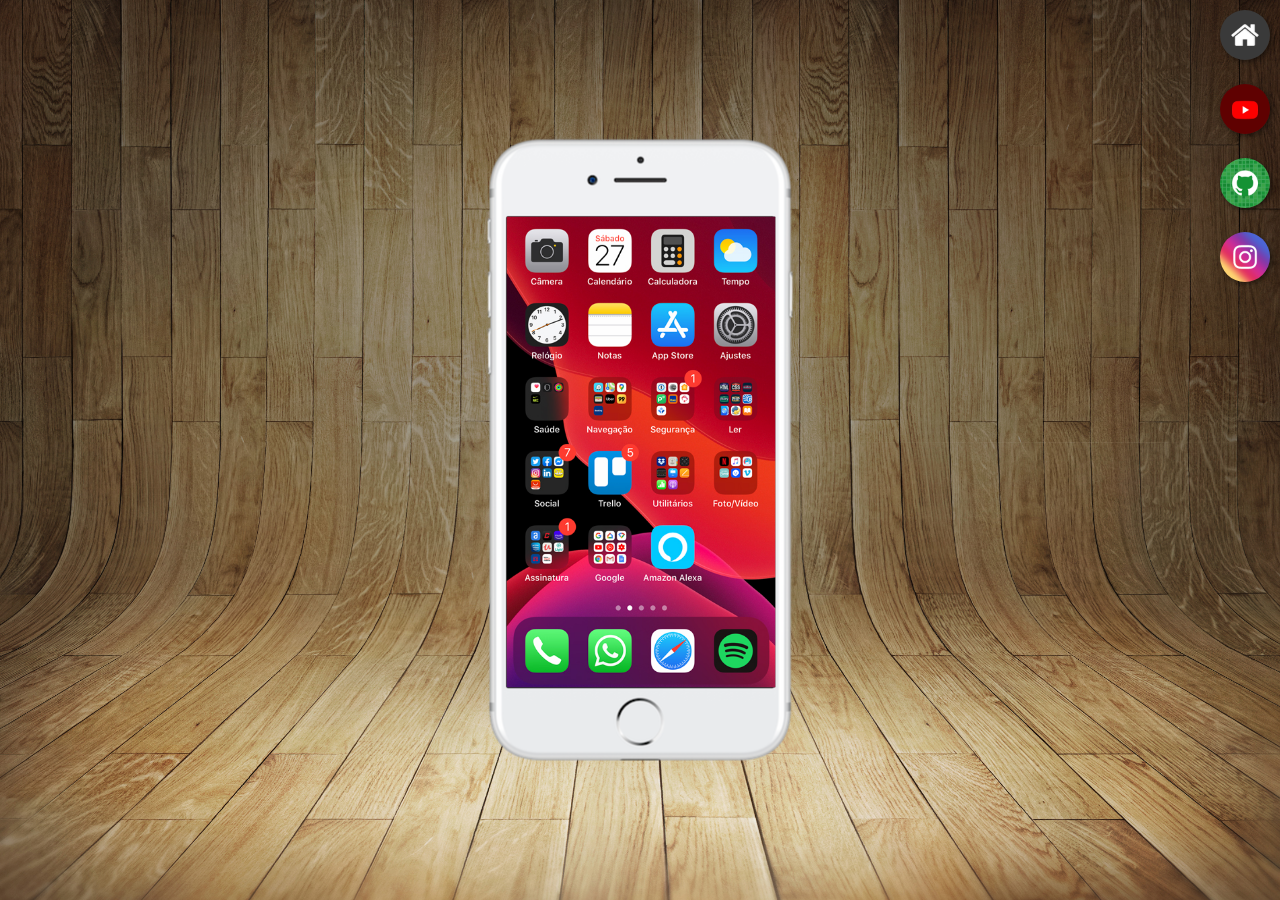
<file: index.html>
<!DOCTYPE html>
<html lang="pt-br">

<head>
    <meta charset="UTF-8">
    <meta name="viewport" content="width=device-width, initial-scale=1.0">
    <link rel="shortcut icon" href="favicon.ico" type="image/x-icon">
    <link rel="stylesheet" href="estilos/style.css">
    <title>Projeto Redes Sociais</title>
</head>

<body>
    <main>
        <section id="telefone">
            <iframe src="home.html" name="tela" id="tela" frameborder="0">
                Seu navegador não é compatível com isso.
            </iframe>
        </section>
        <section id="redes-sociais">
            <a href="home.html" target="tela"><img src="imagens/logo-home.jpg" alt="home"></a><br>
            <a href="youtube.html" target="tela"><img src="imagens/logo-youtube.jpg" alt="Youtube" alt=""></a><br>
            <a href="github.html" target="tela"><img src="imagens/logo-github.jpg" alt="Github"></a><br>
            <a href="instagram.html" target="tela"><img src="imagens/logo-instagram.jpg" alt="Instagram"></a><br>

        </section>
    </main>
</body>

</html>
</file>
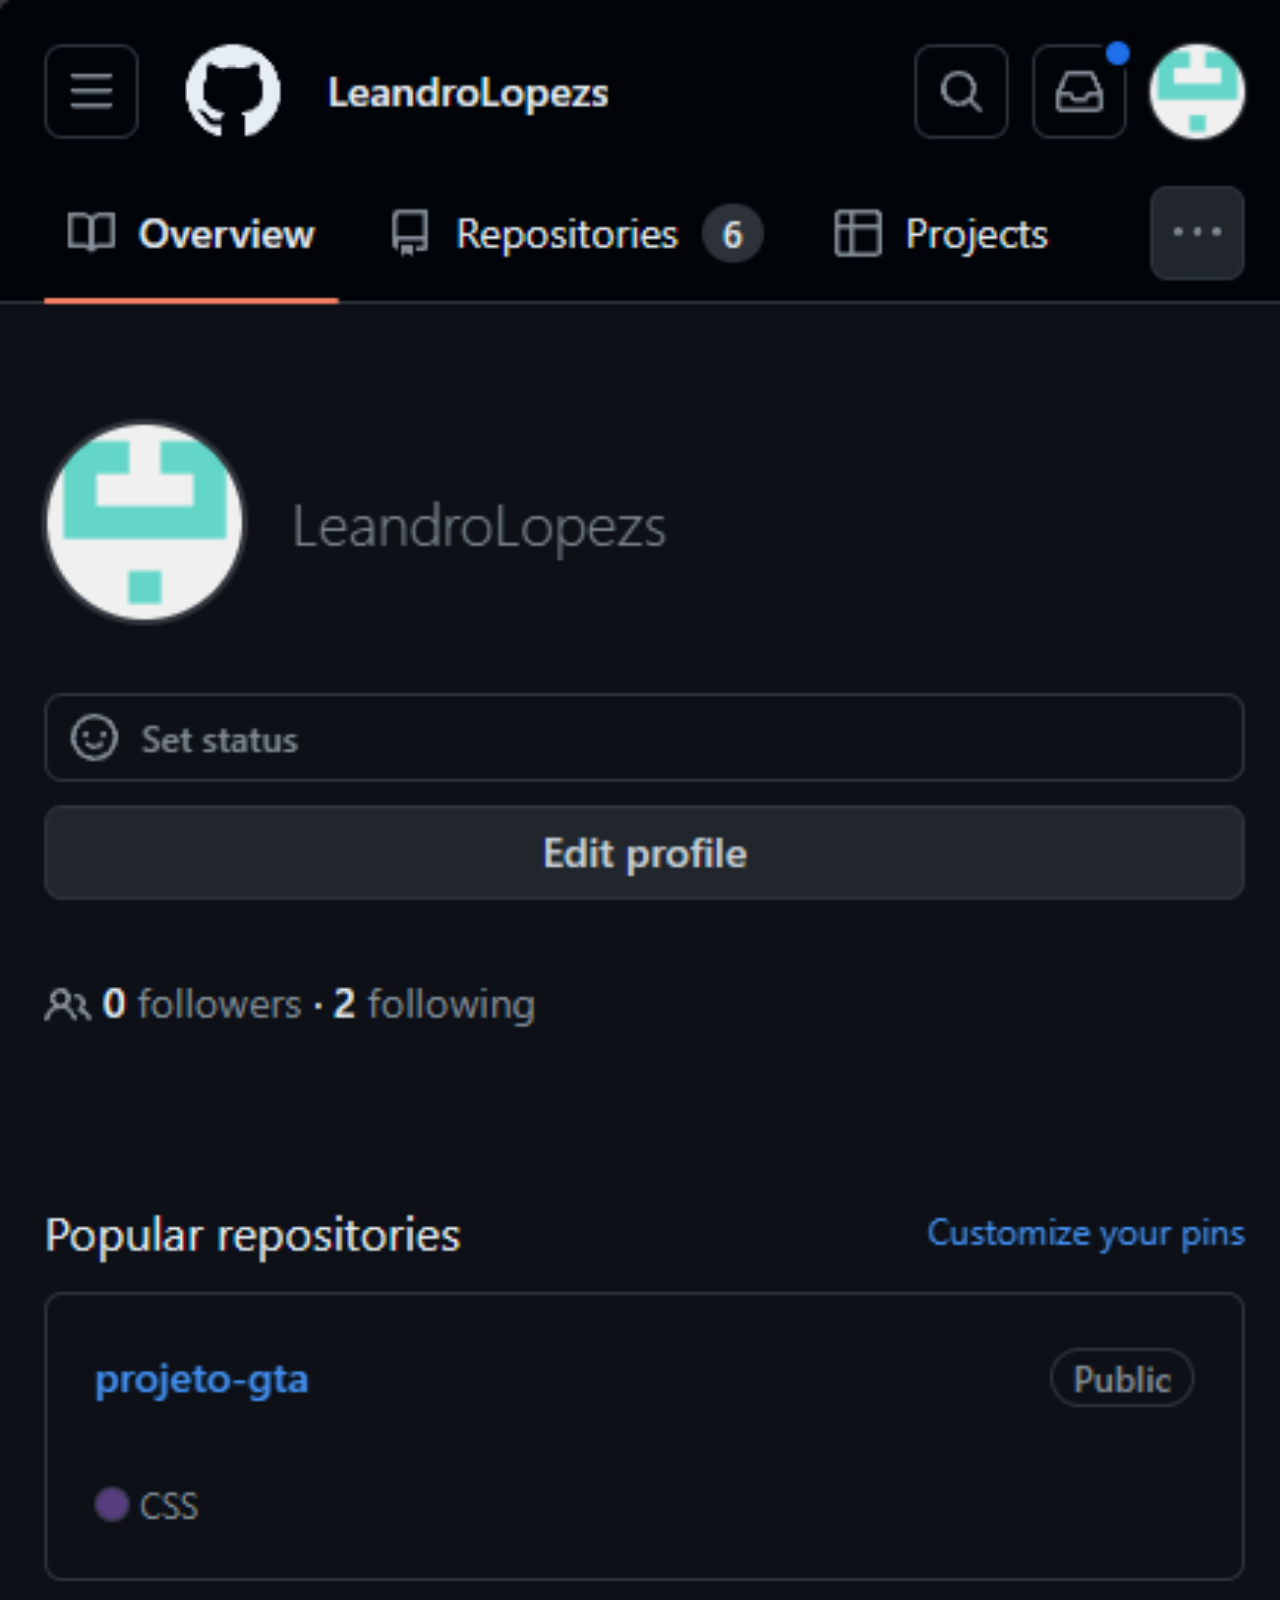
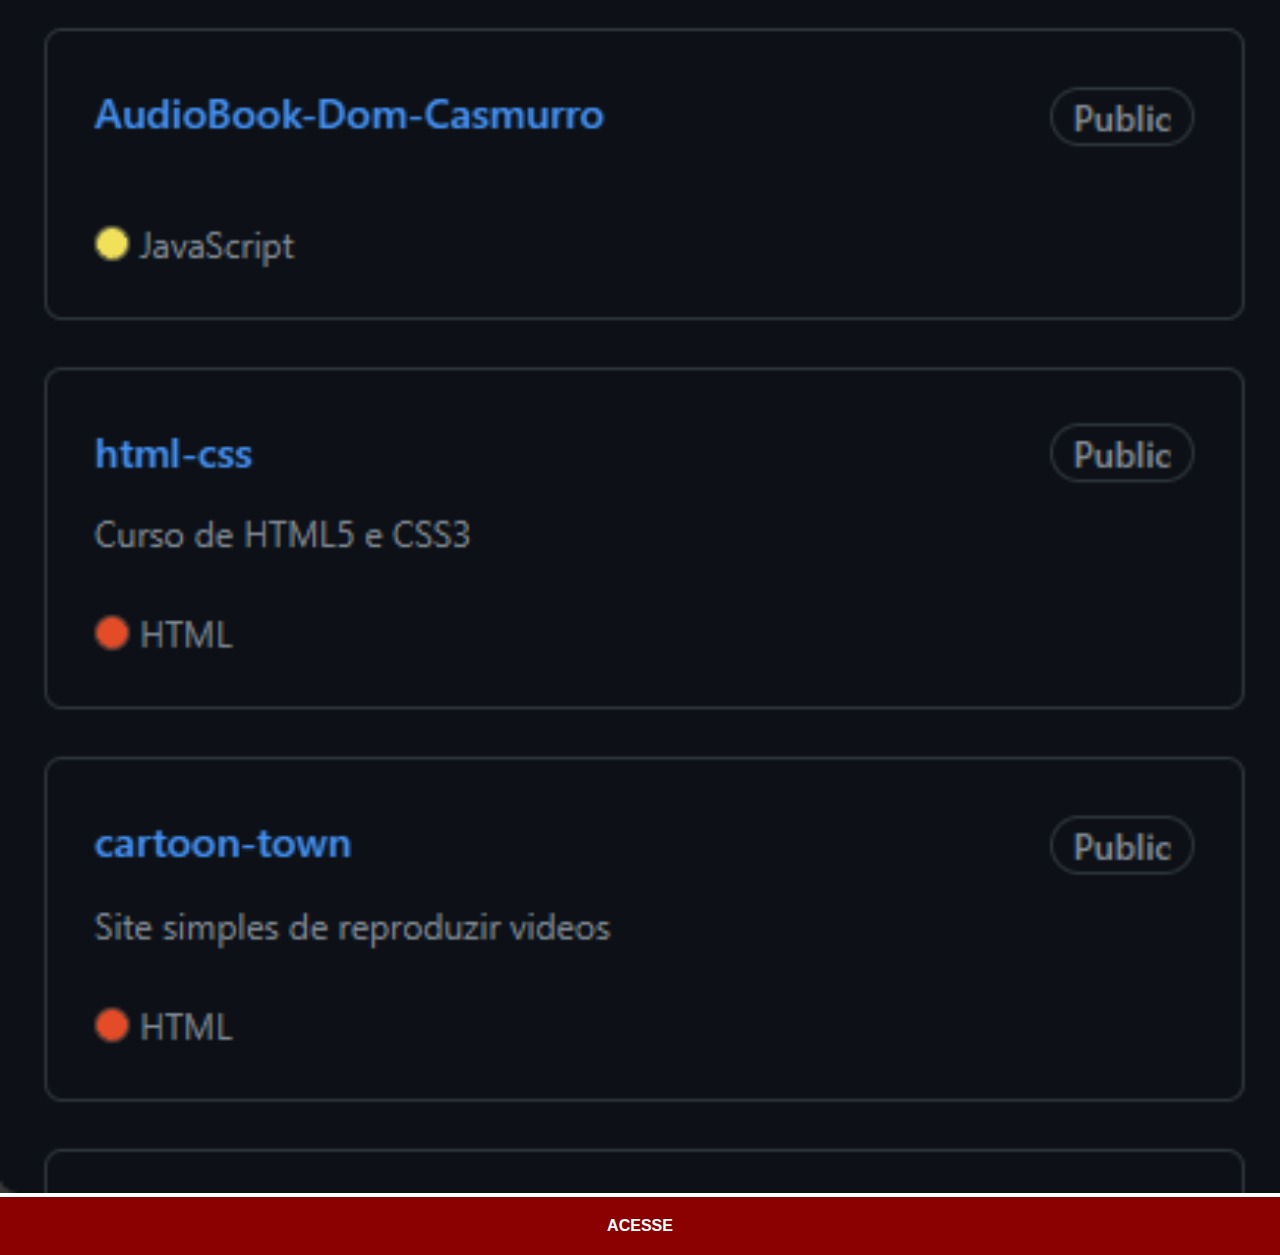
<file: github.html>
<!DOCTYPE html>
<html lang="pt-br">

<head>
    <meta charset="UTF-8">
    <meta name="viewport" content="width=device-width, initial-scale=1.0">
    <title>GitHub</title>
    <link rel="stylesheet" href="estilos/social.css">
</head>

<body>

    <img src="imagens/github.png" alt="Github">
    <a href="https://github.com/LeandroLopezs" target="_blank">ACESSE</a>

</body>

</html>
</file>
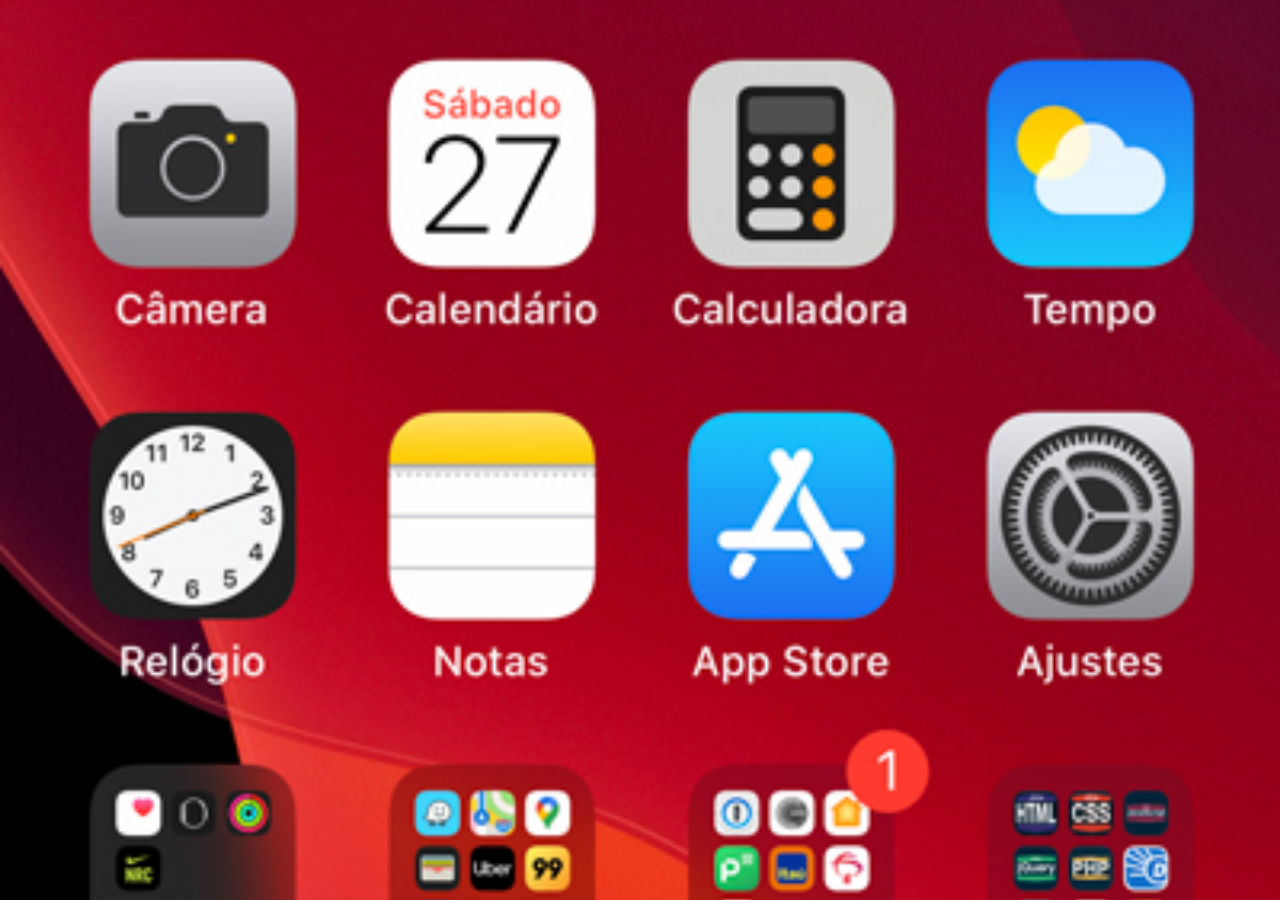
<file: home.html>
<!DOCTYPE html>
<html lang="pt-br">

<head>
    <meta charset="UTF-8">
    <meta name="viewport" content="width=device-width, initial-scale=1.0">
    <title>Document</title>
    <style>
        * {
            margin: 0px;
            padding: 0px;
        }

        body {
            width: 100vw;
            height: 100vh;
            background: black url('imagens/tela-home.jpg') no-repeat top center;
            background-size: cover;
        }
    </style>
</head>

<body>

</body>

</html>
</file>
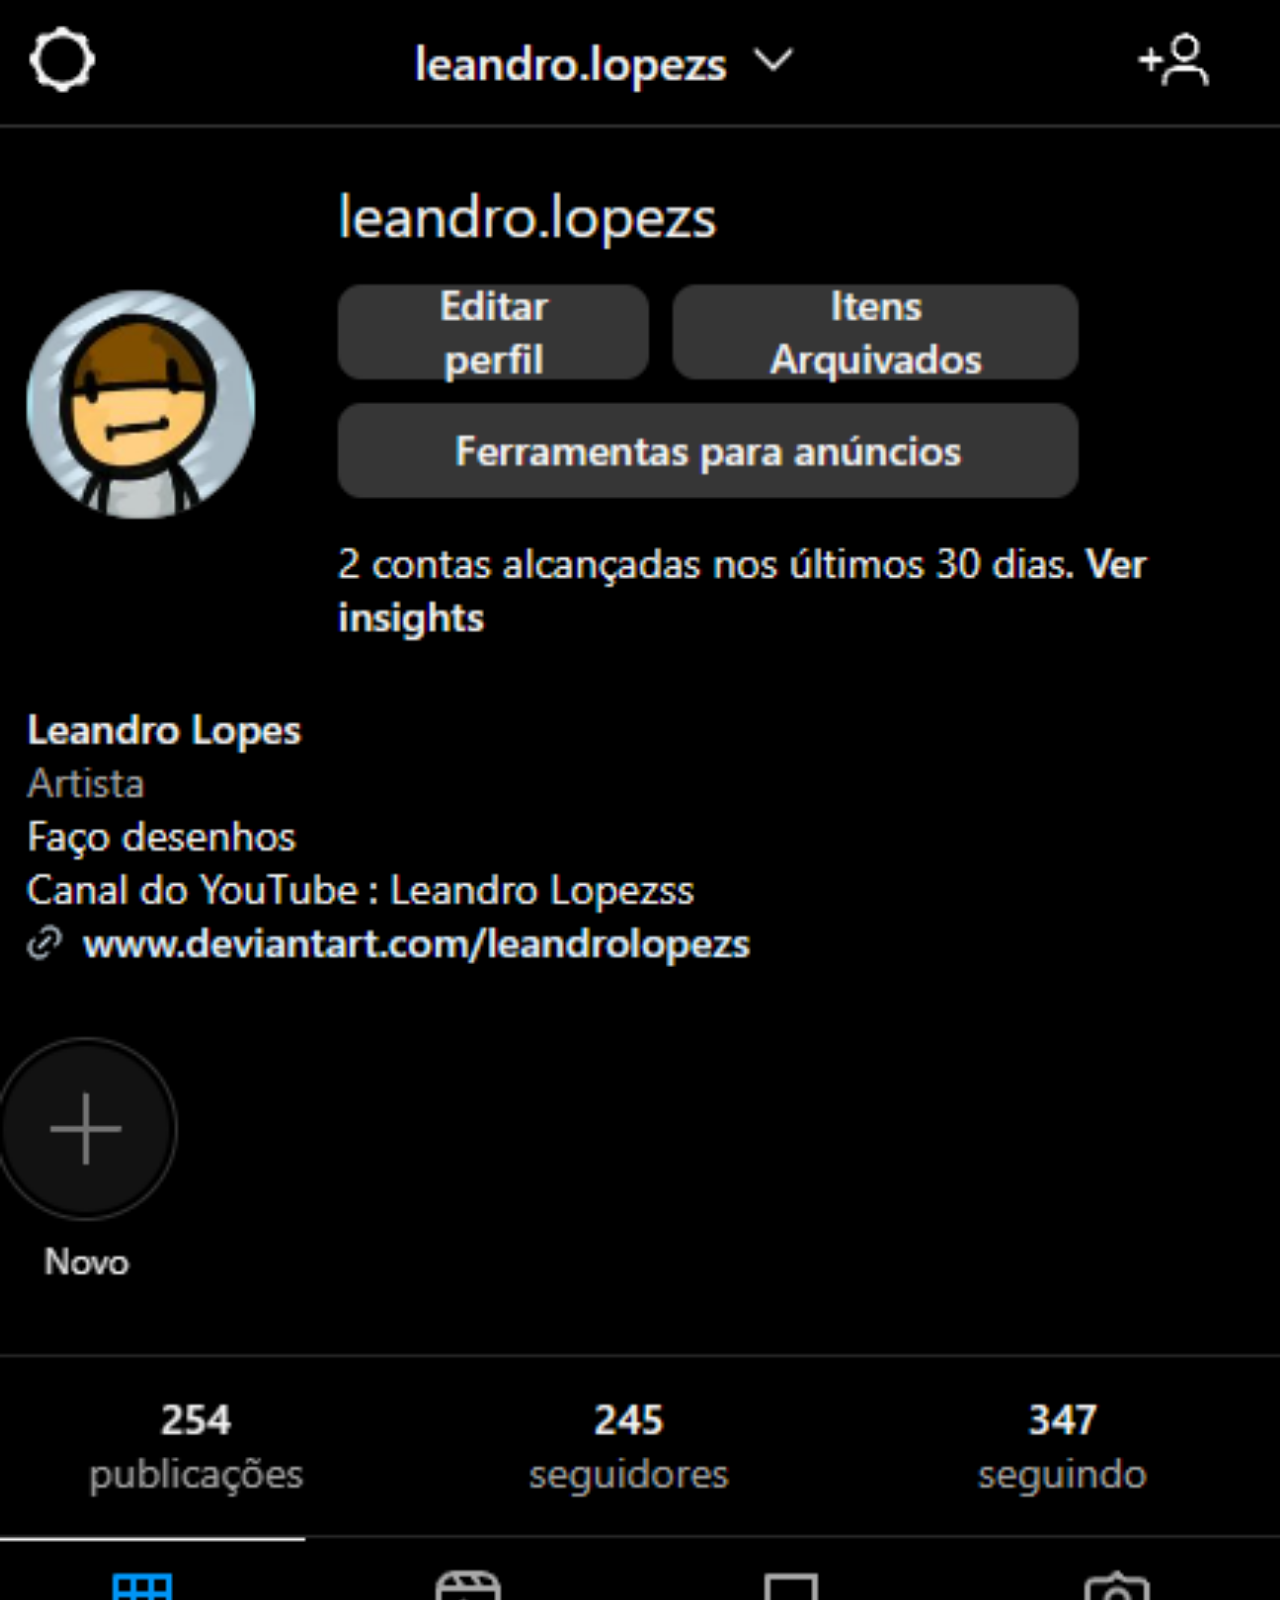
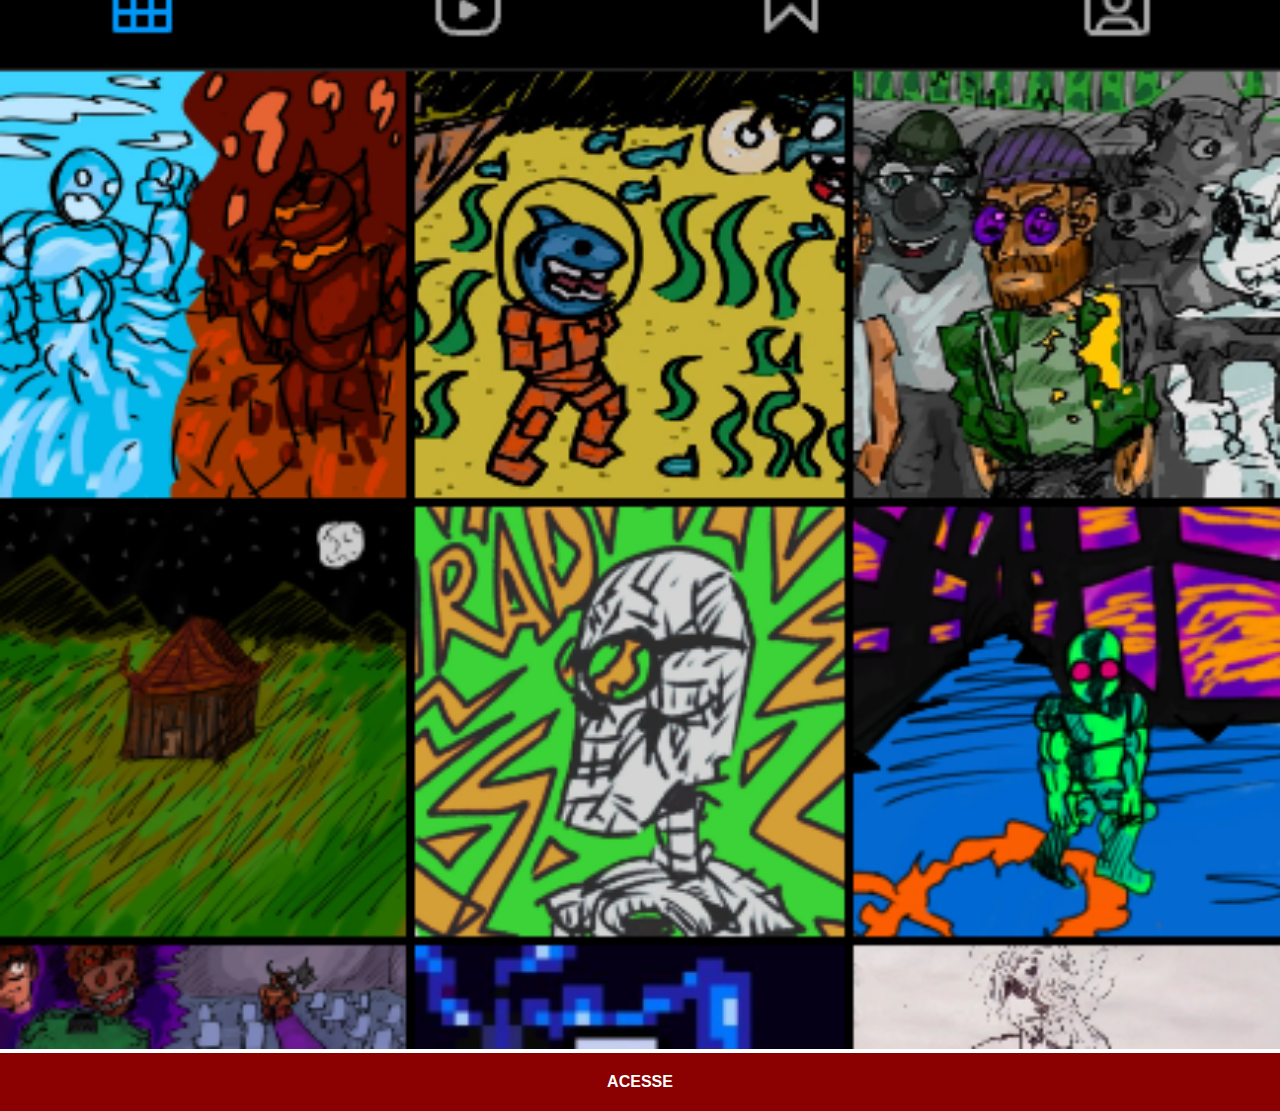
<file: instagram.html>
<!DOCTYPE html>
<html lang="pt-br">

<head>
    <meta charset="UTF-8">
    <meta name="viewport" content="width=device-width, initial-scale=1.0">
    <title>Instagram</title>
    <link rel="stylesheet" href="estilos/social.css">
</head>

<body>

    <img src="imagens/instagram.png" alt="Instagram">
    <a href="https://www.instagram.com/leandro.lopezs/" target="_blank">ACESSE</a>

</body>

</html>
</file>
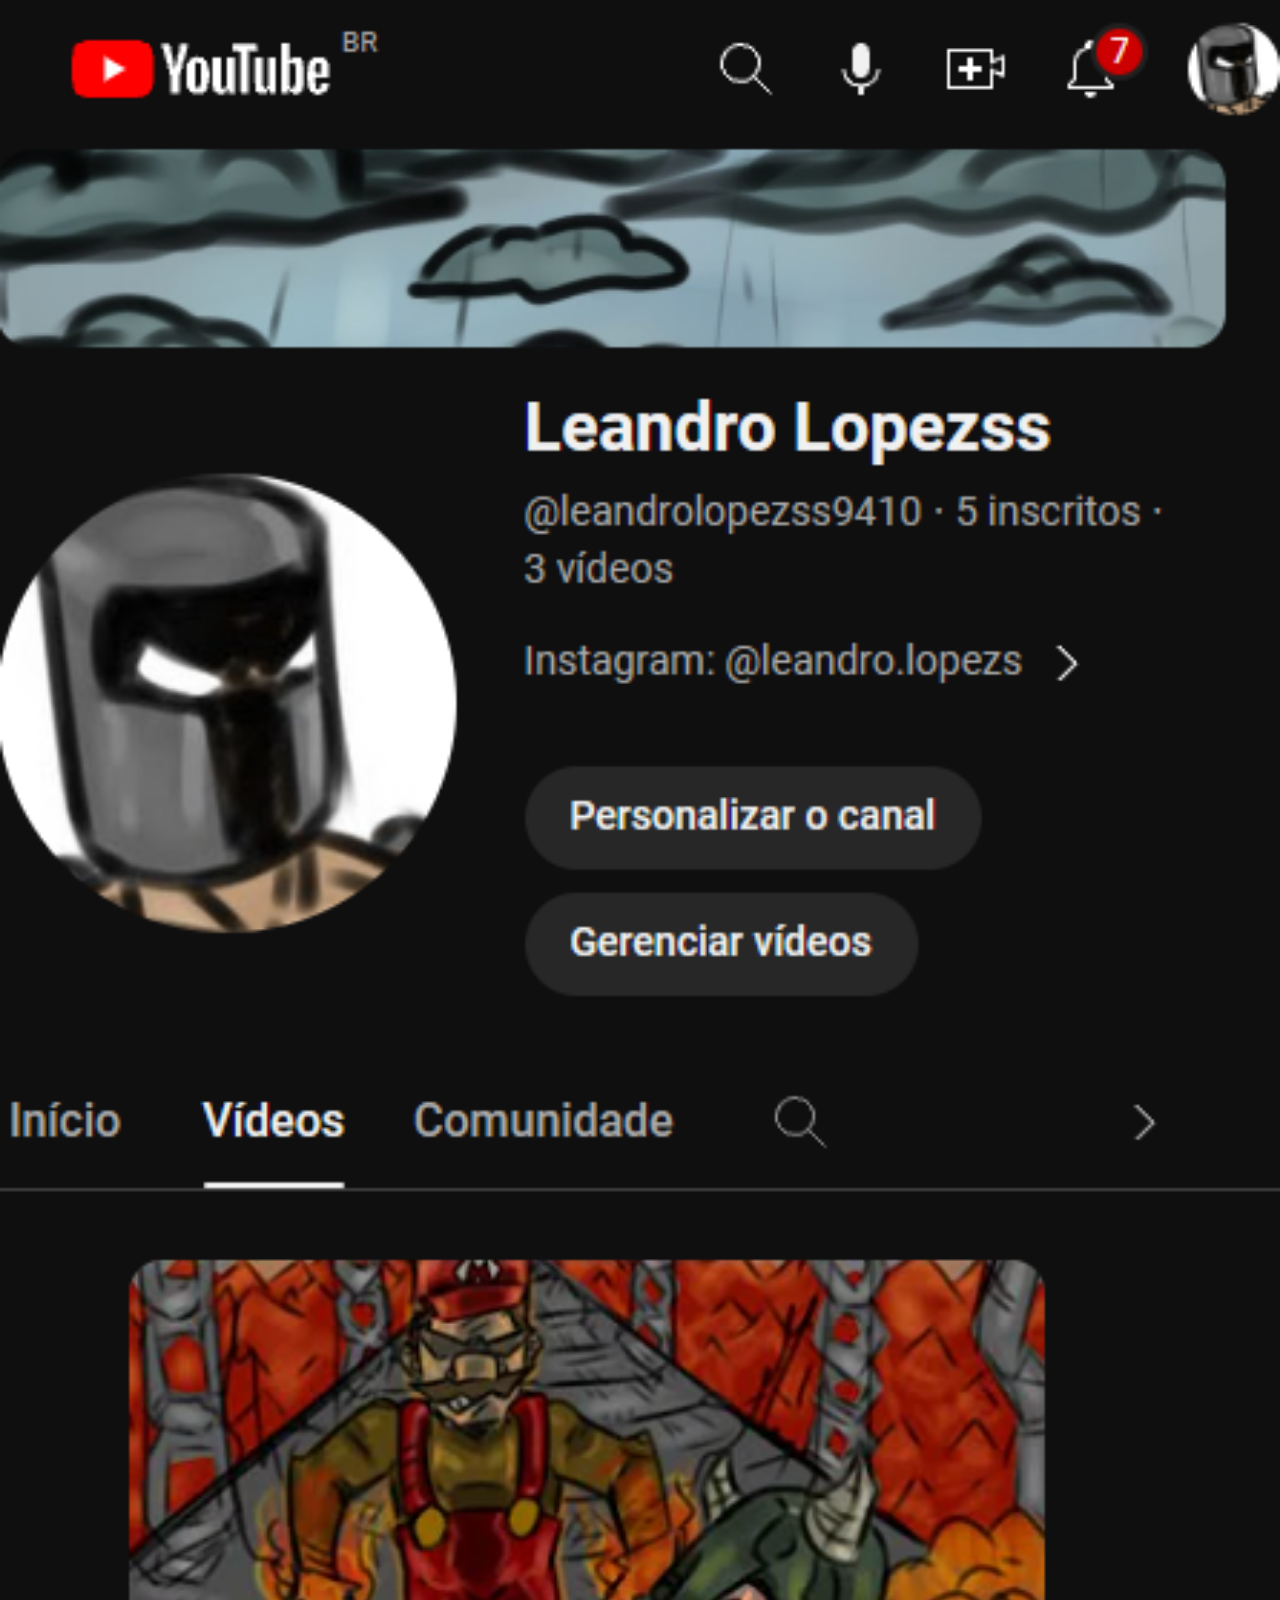
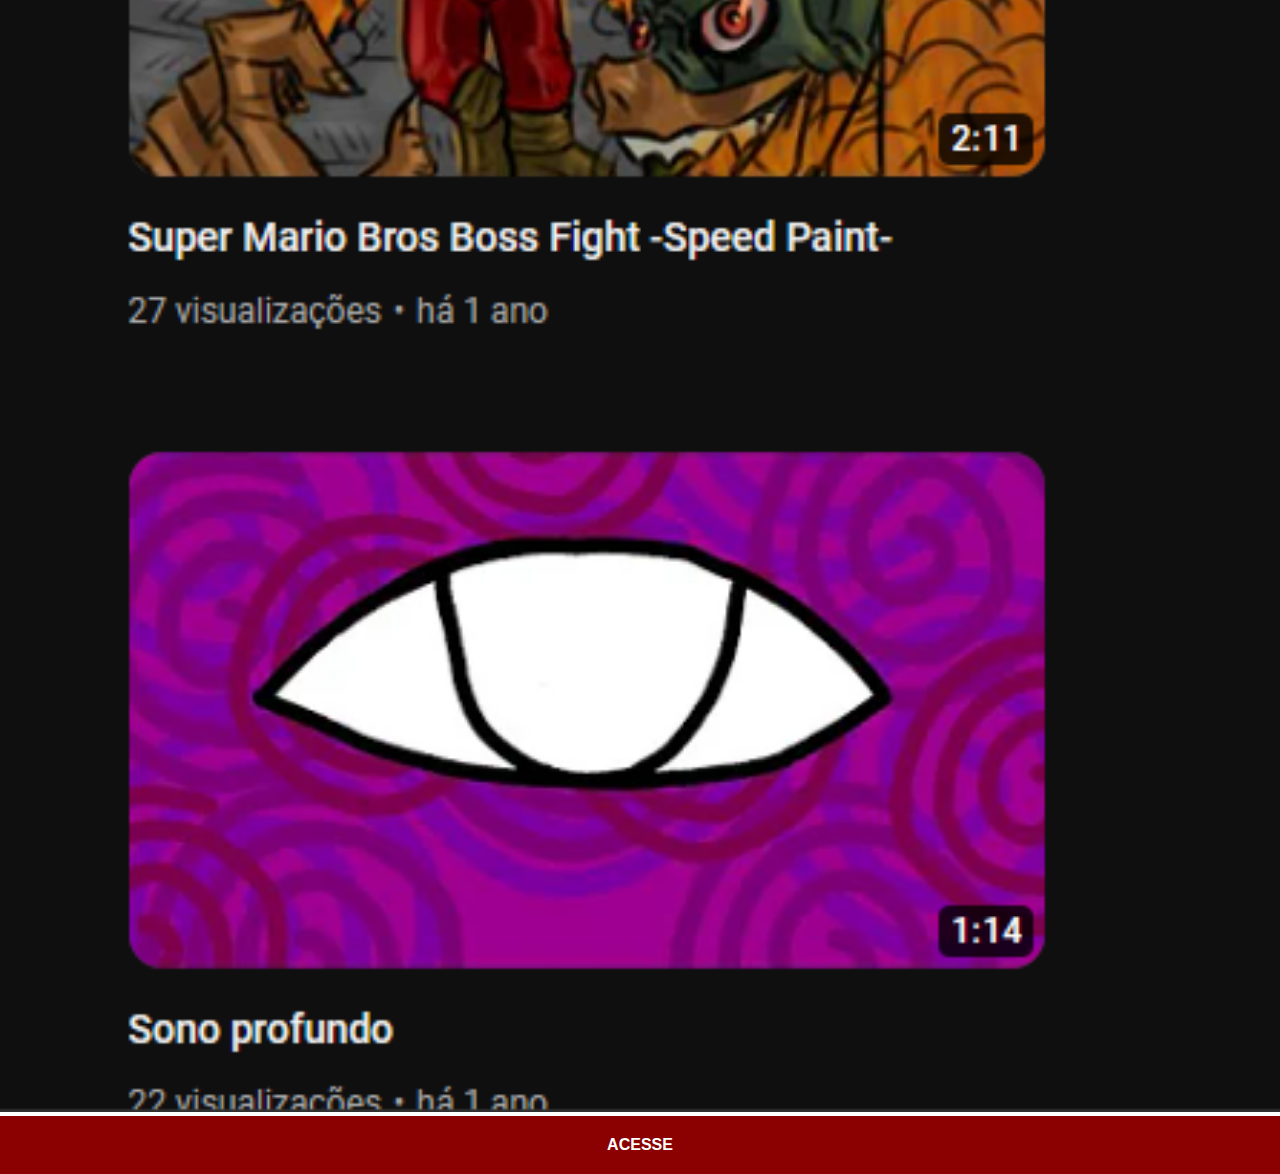
<file: youtube.html>
<!DOCTYPE html>
<html lang="pt-br">

<head>
    <meta charset="UTF-8">
    <meta name="viewport" content="width=device-width, initial-scale=1.0">
    <title>Youtube</title>
    <link rel="stylesheet" href="estilos/social.css">
</head>

<body>
    <img src="imagens/youtube.png" alt="YouTube">
    <a href="https://www.youtube.com/channel/UCuYhxOEvOalPHVpPJQA6gUw" target="_blank">ACESSE</a>
</body>

</html>
</file>
<file: estilos/style.css>
@charset "UTF-8";

* {
    margin: 0;
    padding: 0;
    font-family: Arial, Helvetica, sans-serif;
}

html,
body {
    height: 100vh;
    width: 100vw;
    background-color: black;
}

body {
    background: url('../imagens/fundo-madeira.jpg') no-repeat top center;
    background-size: cover;
    background-attachment: fixed;
}

main {
    height: 100vh;
    position: relative;

}

section#telefone {
    position: absolute;
    top: 50%;
    left: 50%;
    height: 627px;
    width: 311px;
    transform: translate(-50%, -50%);
    background: url('../imagens/frame-iphone.png') no-repeat;
}

iframe#tela {
    position: relative;
    top: 80px;
    left: 22px;
    width: 269px;
    height: 471px;
}

section#redes-sociais {

    text-align: right;
}

section#redes-sociais img {
    width: 50px;
    margin: 10px;
    border-radius: 50%;
    box-shadow: 2px 2px 5px rgba(0, 0, 0, 0.484);
    box-sizing: border-box;
}

section#redes-sociais img:hover {
    border: 2px solid white;
    transform: translate(-3px, -3px);
    box-shadow: 5px 5px 10px rgba(0, 0, 0, 0.607);
    transition: transform 0.3s, border 0.5s;
}
</file>
<file: estilos/social.css>
@charset "UTF-8";

* {
    margin: 0px;
    padding: 0px;
    font-family: Arial, Helvetica, sans-serif;
}

::-webkit-scrollbar {
    width: 0px;
    height: 0px;
}

img {
    width: 100vw;
}

a {
    display: block;
    background-color: darkred;
    padding: 20px;
    text-align: center;
    font-weight: bolder;
    text-decoration: none;
    color: white;
}

a:hover {
    background-color: red;
}
</file>
